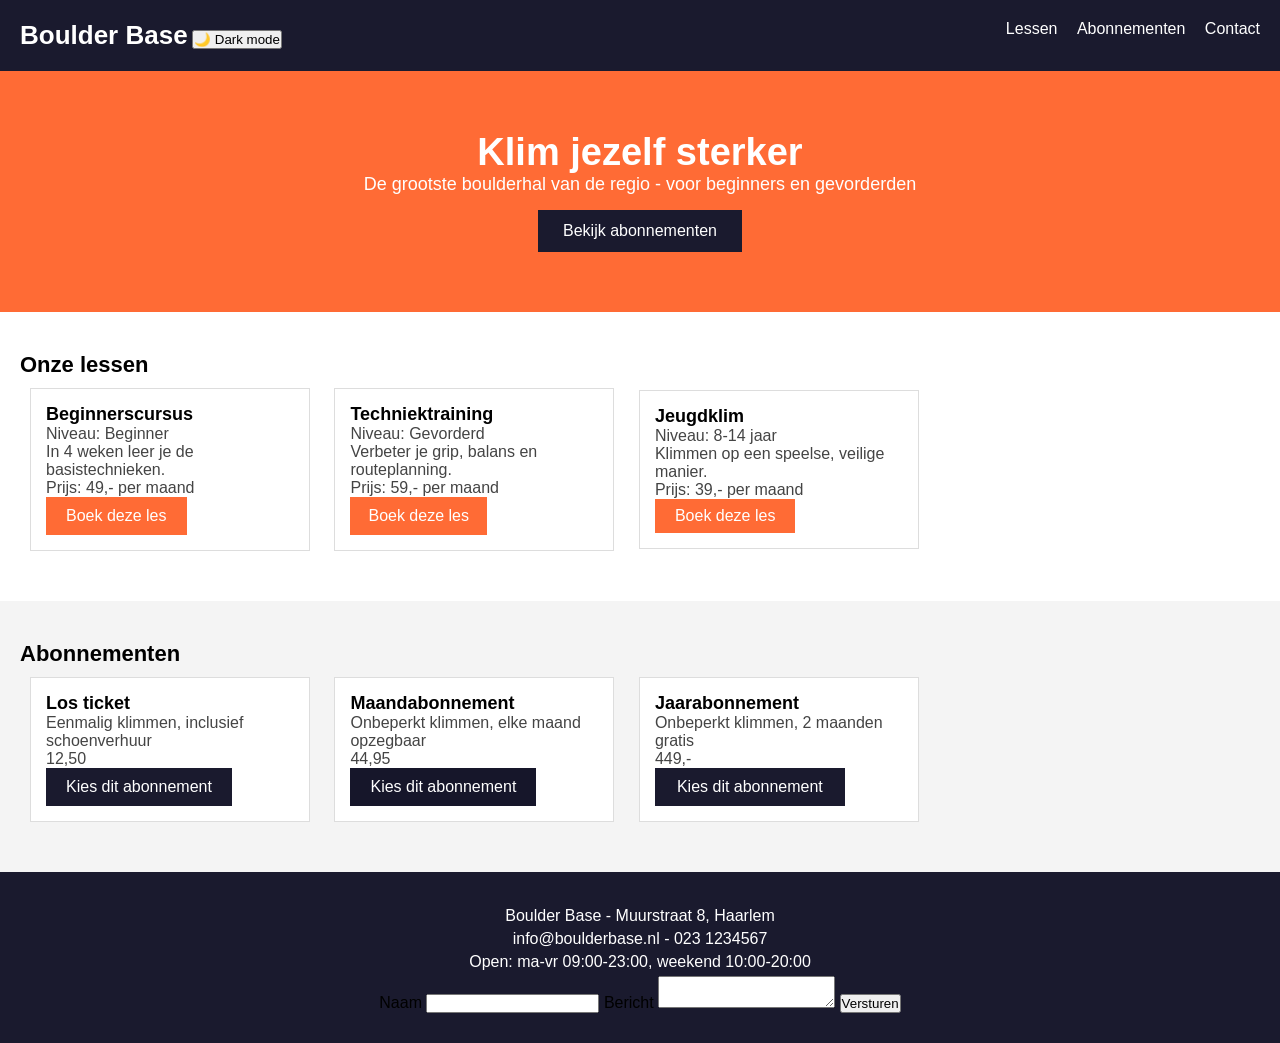
<file: zwsd26f/Blok 3/Frontend Development (FEO)/starter-website-2/index.html>
<!DOCTYPE html>
<html lang="nl">
<head>
    <meta charset="UTF-8">
    <title>Boulder Base - Klimhal</title>
    <link rel="stylesheet" href="css/style.css">
</head>
<body>

<header>
    <div class="logo">Boulder Base</div>
    <nav>
        <a href="#lessen">Lessen</a>
        <a href="#abonnementen">Abonnementen</a>
        <a href="#contact">Contact</a>
    </nav>
    <button id="dark-mode-toggle">🌙 Dark mode</button>
</header>

<section class="hero">
    <h1>Klim jezelf sterker</h1>
    <p>De grootste boulderhal van de regio - voor beginners en gevorderden</p>
    <a href="#abonnementen" class="knop-hero">Bekijk abonnementen</a>
</section>

<section id="lessen">
    <h2>Onze lessen</h2>

    <div class="card">
        <h3>Beginnerscursus</h3>
        <p>Niveau: Beginner</p>
        <p>In 4 weken leer je de basistechnieken.</p>
        <p>Prijs: 49,- per maand</p>
        <a href="#" class="knop-card-1">Boek deze les</a>
    </div>

    <div class="card">
        <h3>Techniektraining</h3>
        <p>Niveau: Gevorderd</p>
        <p>Verbeter je grip, balans en routeplanning.</p>
        <p>Prijs: 59,- per maand</p>
        <a href="#" class="knop-card-2">Boek deze les</a>
    </div>

    <div class="card">
        <h3>Jeugdklim</h3>
        <p>Niveau: 8-14 jaar</p>
        <p>Klimmen op een speelse, veilige manier.</p>
        <p>Prijs: 39,- per maand</p>
        <a href="#" class="knop-card-3">Boek deze les</a>
    </div>
</section>

<section id="abonnementen">
    <h2>Abonnementen</h2>

    <div class="plan">
        <h3>Los ticket</h3>
        <p>Eenmalig klimmen, inclusief schoenverhuur</p>
        <p>12,50</p>
        <a href="#" class="knop-plan-1">Kies dit abonnement</a>
    </div>

    <div class="plan">
        <h3>Maandabonnement</h3>
        <p>Onbeperkt klimmen, elke maand opzegbaar</p>
        <p>44,95</p>
        <a href="#" class="knop-plan-2">Kies dit abonnement</a>
    </div>

    <div class="plan">
        <h3>Jaarabonnement</h3>
        <p>Onbeperkt klimmen, 2 maanden gratis</p>
        <p>449,-</p>
        <a href="#" class="knop-plan-3">Kies dit abonnement</a>
    </div>
</section>

<footer id="contact">
    <p>Boulder Base - Muurstraat 8, Haarlem</p>
    <p>info@boulderbase.nl - 023 1234567</p>
    <p>Open: ma-vr 09:00-23:00, weekend 10:00-20:00</p>

    <form class="contact-form">
        <label for="naam">Naam</label>
        <input type="text" id="naam" name="naam">

        <label for="bericht">Bericht</label>
        <textarea id="bericht" name="bericht"></textarea>

        <button type="submit">Versturen</button>
    </form>
</footer>

<script src="js/script.js" defer></script>

</body>
</html>
</file>
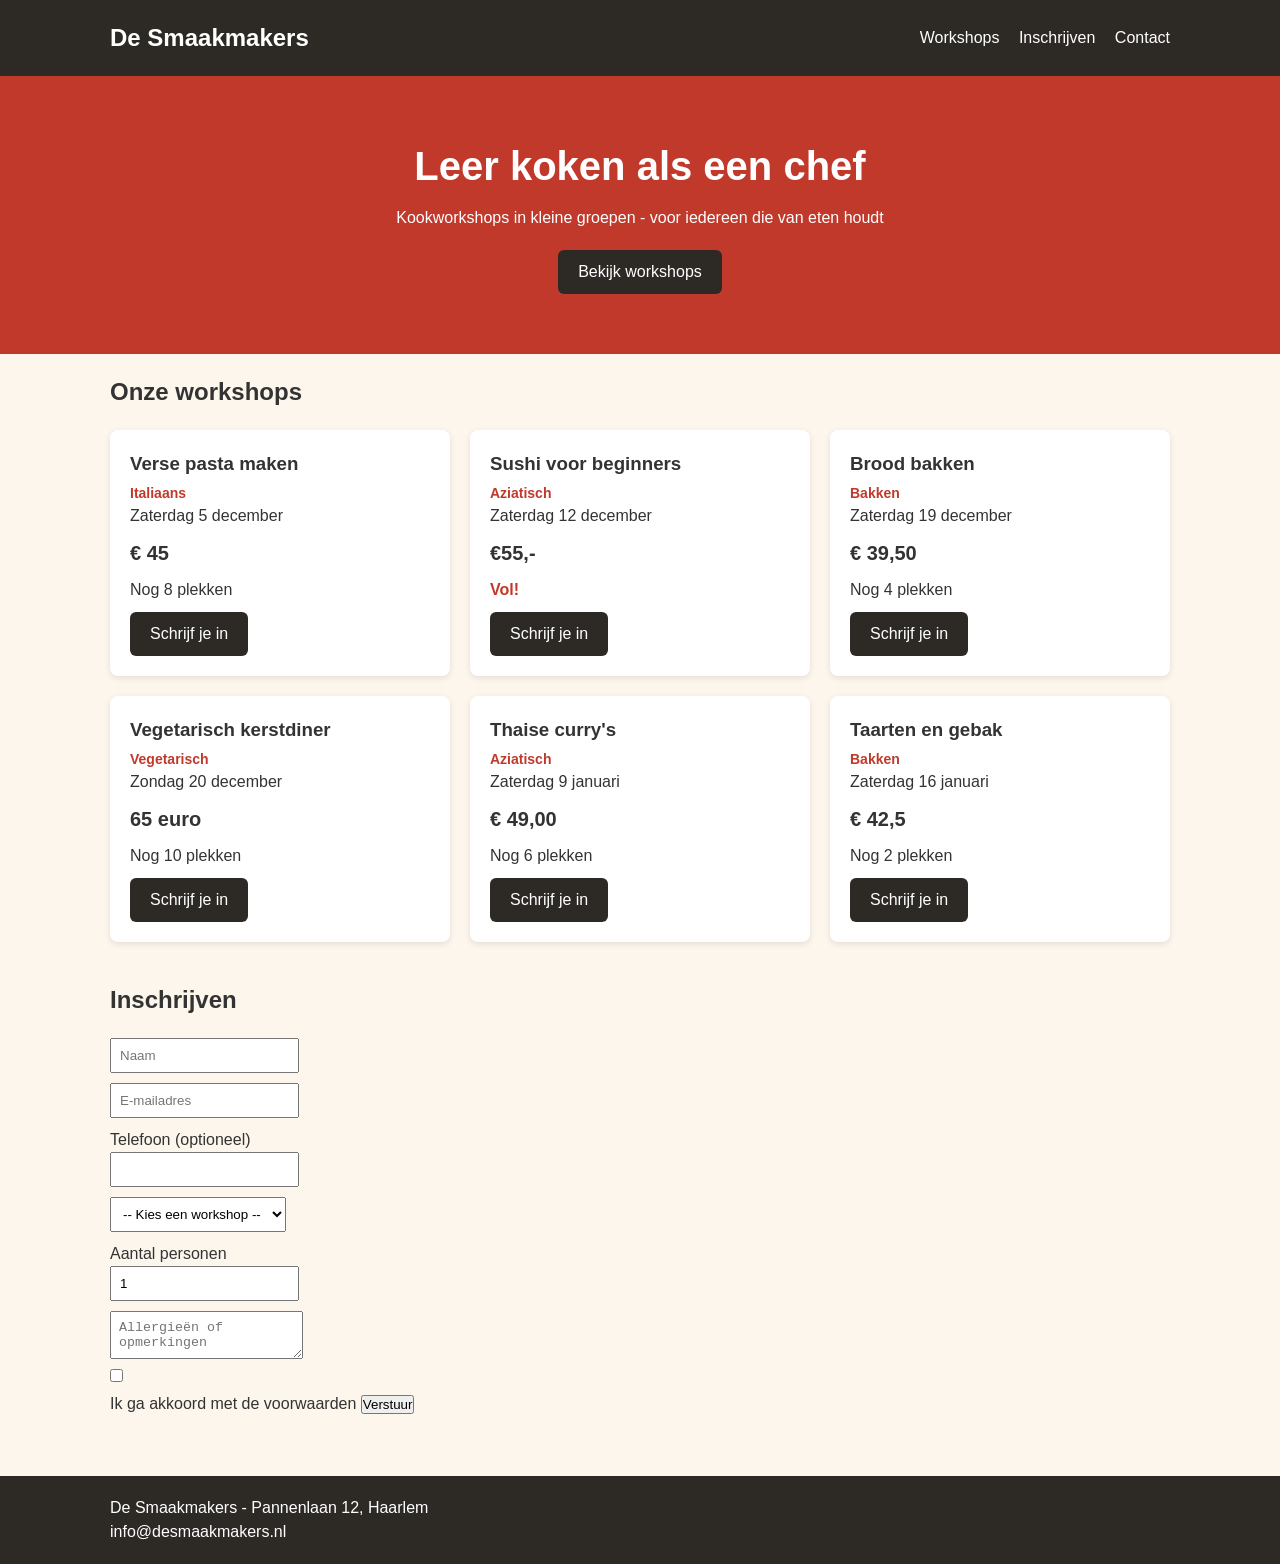
<file: zwsd26f/Blok 4/Frontend Development (FEO)/starter-website-3/index.html>
<!DOCTYPE html>
<html lang="nl">
<head>
    <meta charset="UTF-8">
    <meta name="viewport" content="width=device-width, initial-scale=1.0">
    <title>De Smaakmakers - Kookworkshops</title>
    <link rel="stylesheet" href="css/style.css">
</head>
<body>

<header>
    <div class="container header-inner">
        <div class="logo">De Smaakmakers</div>
        <nav>
            <a href="#workshops">Workshops</a>
            <a href="#inschrijven">Inschrijven</a>
            <a href="#contact">Contact</a>
        </nav>
    </div>
</header>

<main>
    <section class="hero">
        <h1>Leer koken als een chef</h1>
        <p>Kookworkshops in kleine groepen - voor iedereen die van eten houdt</p>
        <a href="#workshops" class="knop">Bekijk workshops</a>
    </section>

    <section id="workshops" class="container">
        <h2>Onze workshops</h2>

        <div class="cards">
            <article class="card">
                <h3>Verse pasta maken</h3>
                <p class="categorie">Italiaans</p>
                <p>Zaterdag 5 december</p>
                <p class="prijs">€ 45</p>
                <p>Nog 8 plekken</p>
                <a href="#inschrijven" class="knop">Schrijf je in</a>
            </article>

            <article class="card">
                <h3>Sushi voor beginners</h3>
                <p class="categorie">Aziatisch</p>
                <p>Zaterdag 12 december</p>
                <p class="prijs">€55,-</p>
                <p class="vol">Vol!</p>
                <a href="#inschrijven" class="knop">Schrijf je in</a>
            </article>

            <article class="card">
                <h3>Brood bakken</h3>
                <p class="categorie">Bakken</p>
                <p>Zaterdag 19 december</p>
                <p class="prijs">€ 39,50</p>
                <p>Nog 4 plekken</p>
                <a href="#inschrijven" class="knop">Schrijf je in</a>
            </article>

            <article class="card">
                <h3>Vegetarisch kerstdiner</h3>
                <p class="categorie">Vegetarisch</p>
                <p>Zondag 20 december</p>
                <p class="prijs">65 euro</p>
                <p>Nog 10 plekken</p>
                <a href="#inschrijven" class="knop">Schrijf je in</a>
            </article>

            <article class="card">
                <h3>Thaise curry's</h3>
                <p class="categorie">Aziatisch</p>
                <p>Zaterdag 9 januari</p>
                <p class="prijs">€ 49,00</p>
                <p>Nog 6 plekken</p>
                <a href="#inschrijven" class="knop">Schrijf je in</a>
            </article>

            <article class="card">
                <h3>Taarten en gebak</h3>
                <p class="categorie">Bakken</p>
                <p>Zaterdag 16 januari</p>
                <p class="prijs">€ 42,5</p>
                <p>Nog 2 plekken</p>
                <a href="#inschrijven" class="knop">Schrijf je in</a>
            </article>
        </div>
    </section>

    <section id="inschrijven" class="container">
        <h2>Inschrijven</h2>
        <p id="gekozen"></p>

        <form action="verwerk.php" method="post">
            <input type="text" name="naam" placeholder="Naam">

            <input type="text" name="email" placeholder="E-mailadres">

            Telefoon (optioneel)
            <input type="text" name="telefoon">

            <select name="workshop" id="workshop">
                <option value="">-- Kies een workshop --</option>
                <option value="1">Verse pasta maken</option>
                <option value="2">Sushi voor beginners</option>
                <option value="3">Brood bakken</option>
                <option value="4">Vegetarisch kerstdiner</option>
                <option value="5">Thaise curry's</option>
                <option value="6">Taarten en gebak</option>
            </select>

            Aantal personen
            <input type="text" name="aantal" value="1">

            <textarea name="opmerking" placeholder="Allergieën of opmerkingen"></textarea>

            <input type="checkbox" name="akkoord"> Ik ga akkoord met de voorwaarden

            <input type="hidden" name="prijs" id="prijs" value="0">

            <button type="submit">Verstuur</button>
        </form>
    </section>
</main>

<footer id="contact">
    <div class="container">
        <p>De Smaakmakers - Pannenlaan 12, Haarlem</p>
        <p>info@desmaakmakers.nl</p>
    </div>
</footer>

<script src="js/script.js"></script>
</body>
</html>
</file>
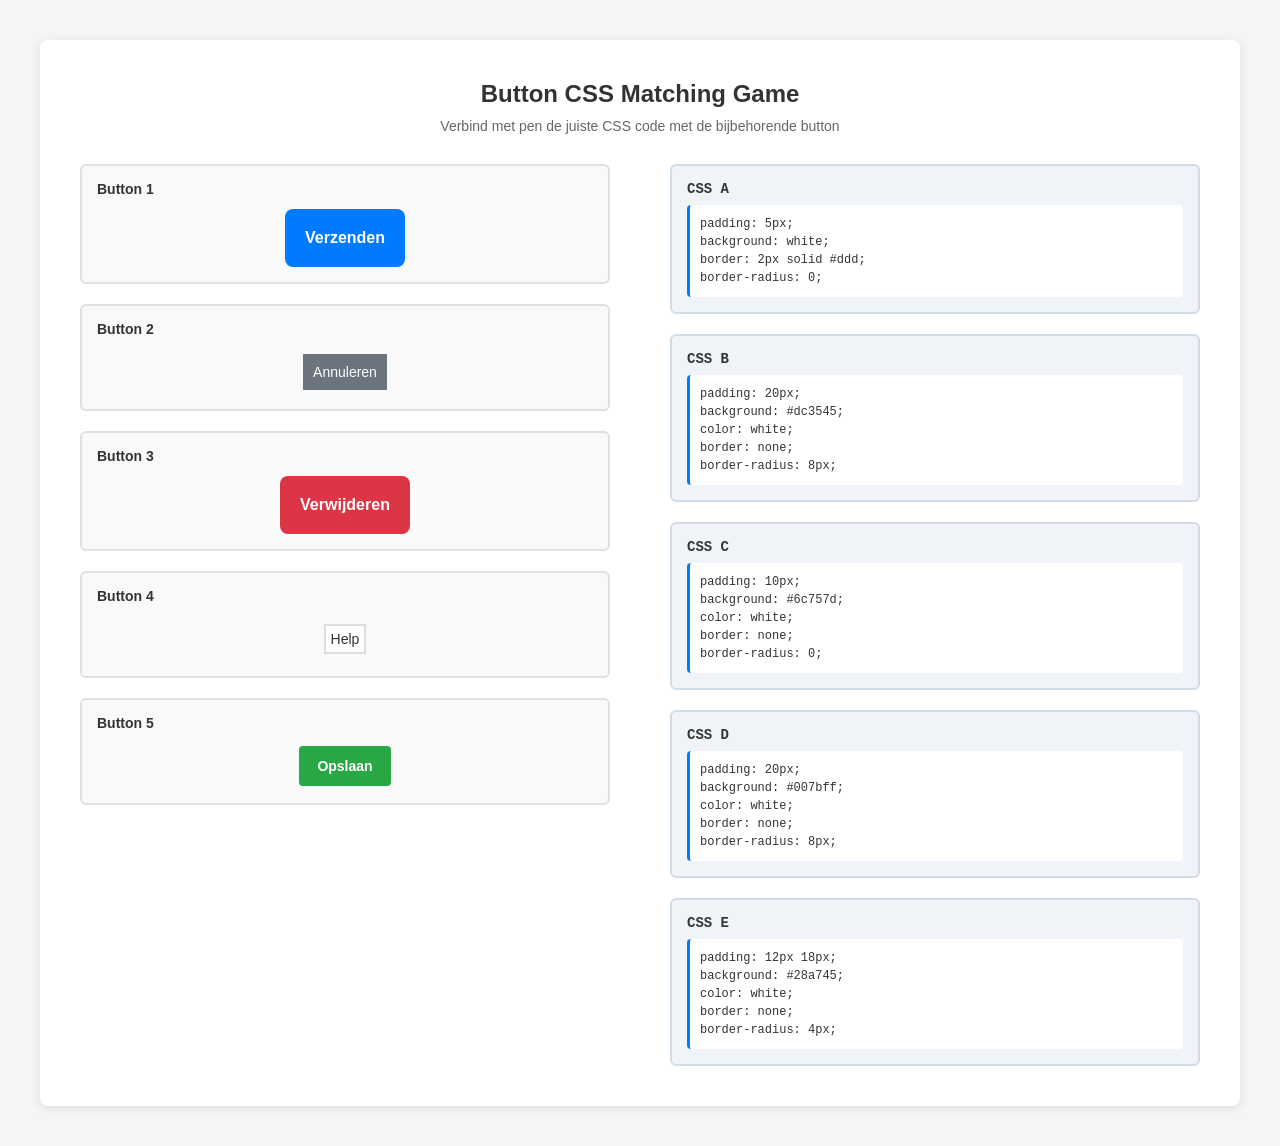
<file: zwsd26ab/Blok 2/Frontend Development (FEO)/werkblad-button-css-matching.html>
<!DOCTYPE html>
<html lang="nl">
<head>
    <meta charset="UTF-8">
    <meta name="viewport" content="width=device-width, initial-scale=1.0">
    <title>Button CSS Matching Game</title>
    <style>
        * {
            margin: 0;
            padding: 0;
            box-sizing: border-box;
        }

        body {
            font-family: Arial, sans-serif;
            background-color: #f5f5f5;
            padding: 40px 20px;
        }

        .container {
            max-width: 1200px;
            margin: 0 auto;
            background: white;
            padding: 40px;
            border-radius: 8px;
            box-shadow: 0 2px 10px rgba(0,0,0,0.1);
        }

        h1 {
            text-align: center;
            margin-bottom: 10px;
            color: #333;
            font-size: 24px;
        }

        .instructions {
            text-align: center;
            color: #666;
            margin-bottom: 30px;
            font-size: 14px;
        }

        .content {
            display: grid;
            grid-template-columns: 1fr 1fr;
            gap: 60px;
            align-items: start;
        }

        .buttons-column {
            display: flex;
            flex-direction: column;
            gap: 20px;
        }

        .css-column {
            display: flex;
            flex-direction: column;
            gap: 20px;
        }

        .button-item {
            display: flex;
            flex-direction: column;
            gap: 12px;
            padding: 15px;
            background: #f9f9f9;
            border-radius: 6px;
            border: 2px solid #e0e0e0;
        }

        .button-label {
            font-weight: bold;
            color: #333;
            font-size: 14px;
        }

        .button-display {
            min-height: 45px;
            display: flex;
            align-items: center;
            justify-content: center;
        }

        .css-item {
            display: flex;
            flex-direction: column;
            gap: 8px;
            padding: 15px;
            background: #f0f4f8;
            border-radius: 6px;
            border: 2px solid #d0dce6;
            font-family: 'Courier New', monospace;
            min-height: auto;
        }

        .css-label {
            font-weight: bold;
            color: #333;
            font-size: 14px;
        }

        .css-code {
            background: white;
            padding: 10px;
            border-radius: 4px;
            border-left: 3px solid #007bff;
            font-size: 12px;
            line-height: 1.5;
            color: #333;
            overflow-x: auto;
        }

        /* Button Styles untuk Display */
        .btn-blue-large {
            padding: 20px;
            background-color: #007bff;
            color: white;
            border: none;
            border-radius: 8px;
            cursor: pointer;
            font-size: 16px;
            font-weight: bold;
        }

        .btn-gray-small {
            padding: 10px;
            background-color: #6c757d;
            color: white;
            border: none;
            border-radius: 0;
            cursor: pointer;
            font-size: 14px;
        }

        .btn-red-large {
            padding: 20px;
            background-color: #dc3545;
            color: white;
            border: none;
            border-radius: 8px;
            cursor: pointer;
            font-size: 16px;
            font-weight: bold;
        }

        .btn-white-small {
            padding: 5px;
            background-color: white;
            color: #333;
            border: 2px solid #ddd;
            border-radius: 0;
            cursor: pointer;
            font-size: 14px;
        }

        .btn-green-medium {
            padding: 12px 18px;
            background-color: #28a745;
            color: white;
            border: none;
            border-radius: 4px;
            cursor: pointer;
            font-size: 14px;
            font-weight: bold;
        }

        .answer-space {
            display: none;
        }

        /* Print styles */
        @media print {
            body {
                background: white;
                padding: 0;
            }

            .container {
                box-shadow: none;
                padding: 0;
            }

            .content {
                gap: 40px;
            }

            .button-item, .css-item {
                page-break-inside: avoid;
            }
        }
    </style>
</head>
<body>
    <div class="container">
        <h1>Button CSS Matching Game</h1>
        <p class="instructions">Verbind met pen de juiste CSS code met de bijbehorende button</p>

        <div class="content">
            <!-- BUTTONS COLUMN -->
            <div class="buttons-column">
                <div class="button-item">
                    <div class="button-label">Button 1</div>
                    <div class="button-display">
                        <button class="btn-blue-large">Verzenden</button>
                    </div>
                    <div class="answer-space"></div>
                </div>

                <div class="button-item">
                    <div class="button-label">Button 2</div>
                    <div class="button-display">
                        <button class="btn-gray-small">Annuleren</button>
                    </div>
                    <div class="answer-space"></div>
                </div>

                <div class="button-item">
                    <div class="button-label">Button 3</div>
                    <div class="button-display">
                        <button class="btn-red-large">Verwijderen</button>
                    </div>
                    <div class="answer-space"></div>
                </div>

                <div class="button-item">
                    <div class="button-label">Button 4</div>
                    <div class="button-display">
                        <button class="btn-white-small">Help</button>
                    </div>
                    <div class="answer-space"></div>
                </div>

                <div class="button-item">
                    <div class="button-label">Button 5</div>
                    <div class="button-display">
                        <button class="btn-green-medium">Opslaan</button>
                    </div>
                    <div class="answer-space"></div>
                </div>
            </div>

            <!-- CSS COLUMN -->
            <div class="css-column">
                <div class="css-item">
                    <div class="css-label">CSS A</div>
                    <div class="css-code">
padding: 5px;<br>
background: white;<br>
border: 2px solid #ddd;<br>
border-radius: 0;
                    </div>
                </div>

                <div class="css-item">
                    <div class="css-label">CSS B</div>
                    <div class="css-code">
padding: 20px;<br>
background: #dc3545;<br>
color: white;<br>
border: none;<br>
border-radius: 8px;
                    </div>
                </div>

                <div class="css-item">
                    <div class="css-label">CSS C</div>
                    <div class="css-code">
padding: 10px;<br>
background: #6c757d;<br>
color: white;<br>
border: none;<br>
border-radius: 0;
                    </div>
                </div>

                <div class="css-item">
                    <div class="css-label">CSS D</div>
                    <div class="css-code">
padding: 20px;<br>
background: #007bff;<br>
color: white;<br>
border: none;<br>
border-radius: 8px;
                    </div>
                </div>

                <div class="css-item">
                    <div class="css-label">CSS E</div>
                    <div class="css-code">
padding: 12px 18px;<br>
background: #28a745;<br>
color: white;<br>
border: none;<br>
border-radius: 4px;
                    </div>
                </div>
            </div>
        </div>
    </div>
</body>
</html>
</file>
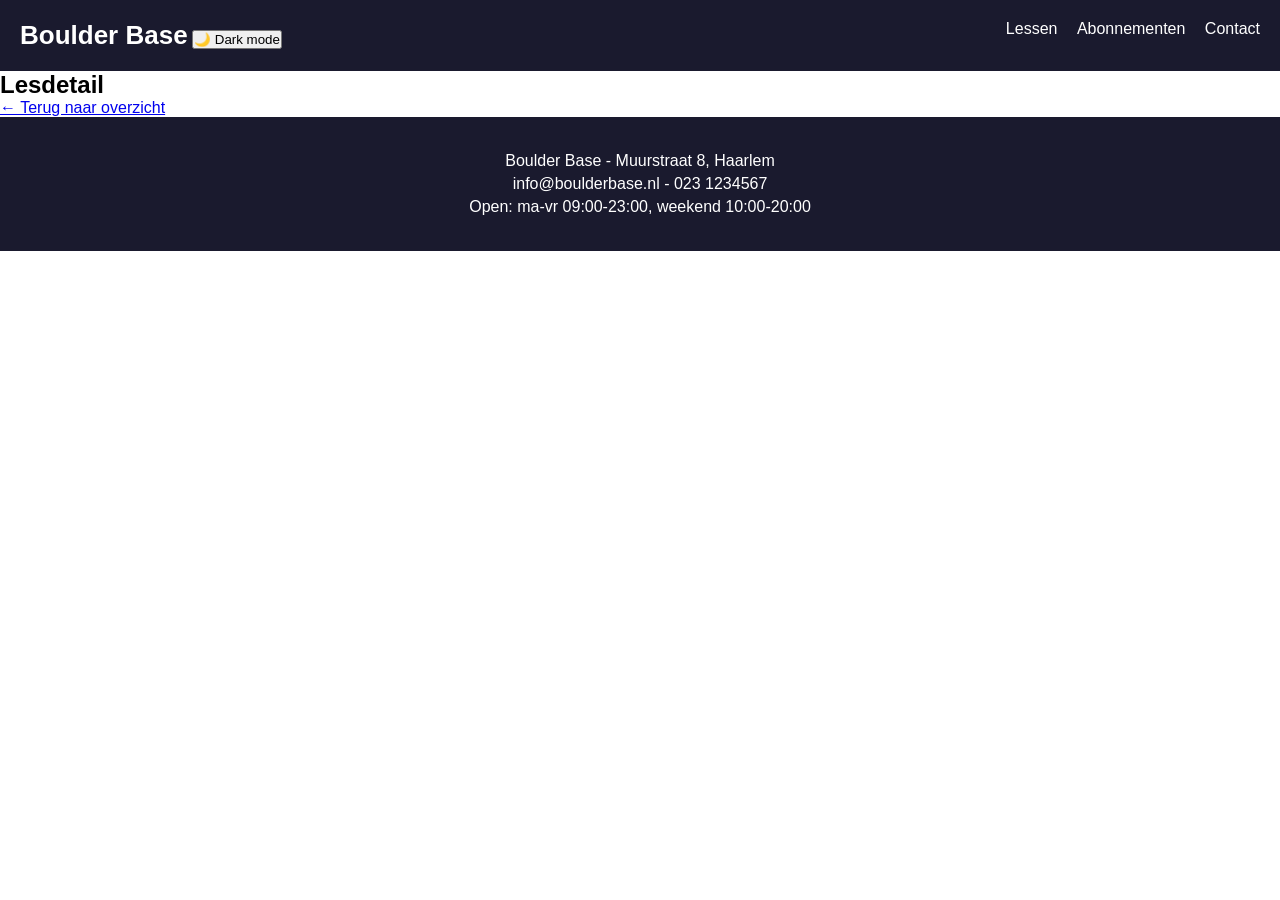
<file: zwsd26f/Blok 3/Backend Development (BEO)/Eindprojecten blok 3/boulderbase-start/les-detail.html>
<!DOCTYPE html>
<html lang="nl">
<head>
    <meta charset="UTF-8">
    <title>Boulder Base - Lesdetail</title>
    <link rel="stylesheet" href="css/style.css">
</head>
<body>

<header>
    <div class="logo">Boulder Base</div>
    <nav>
        <a href="index.php#lessen">Lessen</a>
        <a href="index.php#abonnementen">Abonnementen</a>
        <a href="index.php#contact">Contact</a>
    </nav>
    <button id="dark-mode-toggle">🌙 Dark mode</button>
</header>

<section id="les-detail">
    <h2>Lesdetail</h2>

    <!-- TODO: haal de les op met $_GET['id'] en een SELECT WHERE-query -->
    <!-- TODO: toon hier alle gegevens van de les, ook de gegevens die niet op index.php staan -->

    <a href="index.php">← Terug naar overzicht</a>
</section>

<footer id="contact">
    <p>Boulder Base - Muurstraat 8, Haarlem</p>
    <p>info@boulderbase.nl - 023 1234567</p>
    <p>Open: ma-vr 09:00-23:00, weekend 10:00-20:00</p>
</footer>

<script src="js/script.js" defer></script>

</body>
</html>
</file>
<file: zwsd26f/Blok 3/Frontend Development (FEO)/starter-website-2/css/style.css>
* {
    margin: 0;
    padding: 0;
    box-sizing: border-box;
}

body {
    font-family: Arial, sans-serif;
}

header {
    background-color: #1a1a2e;
    padding: 20px;
}

.logo {
    color: white;
    font-size: 26px;
    font-weight: bold;
    display: inline-block;
}

nav {
    display: inline-block;
    float: right;
}

nav a {
    color: white;
    margin-left: 15px;
    text-decoration: none;
}

.hero {
    background-color: #ff6b35;
    padding: 60px 20px;
    text-align: center;
}

.hero h1 {
    color: white;
    font-size: 38px;
}

.hero p {
    color: white;
    font-size: 18px;
}

.knop-hero {
    background-color: #1a1a2e;
    color: white;
    padding: 12px 25px;
    text-decoration: none;
    display: inline-block;
    margin-top: 15px;
}

#lessen {
    padding: 40px 20px;
}

#lessen h2 {
    font-size: 22px;
}

.card {
    background-color: white;
    border: 1px solid #dddddd;
    width: 280px;
    display: inline-block;
    margin: 10px;
    padding: 15px;
}

.card h3 {
    font-size: 18px;
}

.card p {
    font-size: 16px;
    color: #444444;
}

.knop-card-1 {
    background-color: #ff6b35;
    color: white;
    padding: 10px 20px;
    text-decoration: none;
    display: inline-block;
}

.knop-card-2 {
    background-color: #ff6b35;
    color: white;
    padding: 10px 18px;
    text-decoration: none;
    display: inline-block;
}

.knop-card-3 {
    background-color: #ff6b35;
    color: white;
    padding: 8px 20px;
    text-decoration: none;
    display: inline-block;
}

#abonnementen {
    background-color: #f4f4f4;
    padding: 40px 20px;
}

#abonnementen h2 {
    font-size: 22px;
}

.plan {
    background-color: white;
    border: 1px solid #dddddd;
    width: 280px;
    display: inline-block;
    margin: 10px;
    padding: 15px;
}

.plan h3 {
    font-size: 18px;
}

.plan p {
    font-size: 16px;
    color: #444444;
}

.knop-plan-1 {
    background-color: #1a1a2e;
    color: white;
    padding: 10px 20px;
    text-decoration: none;
    display: inline-block;
}

.knop-plan-2 {
    background-color: #16162a;
    color: white;
    padding: 10px 20px;
    text-decoration: none;
    display: inline-block;
}

.knop-plan-3 {
    background-color: #1a1a2e;
    color: white;
    padding: 10px 22px;
    text-decoration: none;
    display: inline-block;
}

footer {
    background-color: #1a1a2e;
    padding: 30px 20px;
    text-align: center;
}

footer p {
    color: white;
    margin: 5px;
}
</file>
<file: zwsd26f/Blok 4/Frontend Development (FEO)/starter-website-3/css/style.css>
:root {
    --kleur-primair: #c0392b;
    --kleur-donker: #2d2a26;
    --kleur-licht: #fdf6ec;
    --kleur-tekst: #333333;
    --ruimte: 20px;
}

* {
    margin: 0;
    padding: 0;
    box-sizing: border-box;
}

body {
    font-family: Arial, sans-serif;
    color: var(--kleur-tekst);
    background-color: var(--kleur-licht);
    line-height: 1.5;
}

.container {
    max-width: 1100px;
    margin: 0 auto;
    padding: var(--ruimte);
}

/* Header */
header {
    background-color: var(--kleur-donker);
}

.header-inner {
    display: flex;
    justify-content: space-between;
    align-items: center;
}

.logo {
    color: white;
    font-size: 24px;
    font-weight: bold;
}

nav a {
    color: white;
    margin-left: 15px;
    text-decoration: none;
}

nav a:hover {
    text-decoration: underline;
}

/* Hero */
.hero {
    background-color: var(--kleur-primair);
    color: white;
    text-align: center;
    padding: 60px var(--ruimte);
}

.hero h1 {
    font-size: 40px;
    margin-bottom: 10px;
}

.hero p {
    margin-bottom: 20px;
}

/* Knoppen */
.knop {
    display: inline-block;
    background-color: var(--kleur-donker);
    color: white;
    padding: 10px 20px;
    border-radius: 6px;
    text-decoration: none;
}

.knop:hover {
    opacity: 0.85;
}

/* Workshops */
h2 {
    margin-bottom: var(--ruimte);
}

.cards {
    display: flex;
    flex-wrap: wrap;
    gap: var(--ruimte);
}

.card {
    flex: 1 1 300px;
    background-color: white;
    padding: var(--ruimte);
    border-radius: 8px;
    box-shadow: 0 2px 6px rgba(0, 0, 0, 0.1);
}

.card h3 {
    margin-bottom: 5px;
}

.categorie {
    color: var(--kleur-primair);
    font-weight: bold;
    font-size: 14px;
}

.prijs {
    font-size: 20px;
    font-weight: bold;
    margin: 10px 0;
}

.vol {
    color: var(--kleur-primair);
    font-weight: bold;
}

.card .knop {
    margin-top: 10px;
}

/* Formulier - wordt in FEO Blok 4 verder uitgewerkt */
form input,
form select,
form textarea {
    display: block;
    margin-bottom: 10px;
    padding: 8px;
}

/* Footer */
footer {
    background-color: var(--kleur-donker);
    color: white;
    margin-top: 40px;
}

/* Responsive */
@media (max-width: 600px) {
    .header-inner {
        flex-direction: column;
    }

    nav a {
        margin: 0 8px;
    }

    .hero h1 {
        font-size: 28px;
    }
}
</file>
<file: zwsd26f/Blok 3/Backend Development (BEO)/Eindprojecten blok 3/boulderbase-start/css/style.css>
* {
    margin: 0;
    padding: 0;
    box-sizing: border-box;
}

body {
    font-family: Arial, sans-serif;
}

header {
    background-color: #1a1a2e;
    padding: 20px;
}

.logo {
    color: white;
    font-size: 26px;
    font-weight: bold;
    display: inline-block;
}

nav {
    display: inline-block;
    float: right;
}

nav a {
    color: white;
    margin-left: 15px;
    text-decoration: none;
}

.hero {
    background-color: #ff6b35;
    padding: 60px 20px;
    text-align: center;
}

.hero h1 {
    color: white;
    font-size: 38px;
}

.hero p {
    color: white;
    font-size: 18px;
}

.knop-hero {
    background-color: #1a1a2e;
    color: white;
    padding: 12px 25px;
    padding-left: 30px;
    text-decoration: none;
    display: inline-block;
    margin-top: 15px;
}

#lessen {
    padding: 40px 20px;
    display: flex;
    flex-wrap: wrap;
    justify-content: center;
    gap: 20px;
}

#lessen h2 {
    font-size: 22px;
    width: 100%;
    text-align: center;
}

.card {
    background-color: white;
    border: 1px solid #dddddd;
    width: 280px;
    margin: 10px;
    padding: 15px 15px 15px 25px;
}

.card h3 {
    font-size: 18px;
}

.card p {
    font-size: 16px;
    color: #444444;
}

.knop-card-1 {
    background-color: #ff6b35;
    color: white;
    padding: 10px 20px;
    text-decoration: none;
    display: inline-block;
}

.knop-card-2 {
    background-color: #ff6b35;
    color: white;
    padding: 10px 20px;
    text-decoration: none;
    display: inline-block;
}

.knop-card-3 {
    background-color: #ff6b35;
    color: white;
    padding: 10px 20px;
    text-decoration: none;
    display: inline-block;
}

#abonnementen {
    background-color: #f4f4f4;
    padding: 40px 20px;
}

#abonnementen h2 {
    font-size: 22px;
}

.plan {
    background-color: white;
    border: 1px solid #dddddd;
    width: 280px;
    display: inline-block;
    margin: 10px;
    padding: 15px;
}

.plan h3 {
    font-size: 18px;
}

.plan p {
    font-size: 16px;
    color: #444444;
}

.knop-plan-1 {
    background-color: #1a1a2e;
    color: white;
    padding: 10px 20px;
    text-decoration: none;
    display: inline-block;
}

.knop-plan-2 {
    background-color: #16162a;
    color: white;
    padding: 10px 20px;
    text-decoration: none;
    display: inline-block;
}

.knop-plan-3 {
    background-color: #1a1a2e;
    color: white;
    padding: 10px 22px;
    text-decoration: none;
    display: inline-block;
}

footer {
    background-color: #1a1a2e;
    padding: 30px 20px;
    text-align: center;
}

footer p {
    color: white;
    margin: 5px;
}
</file>
